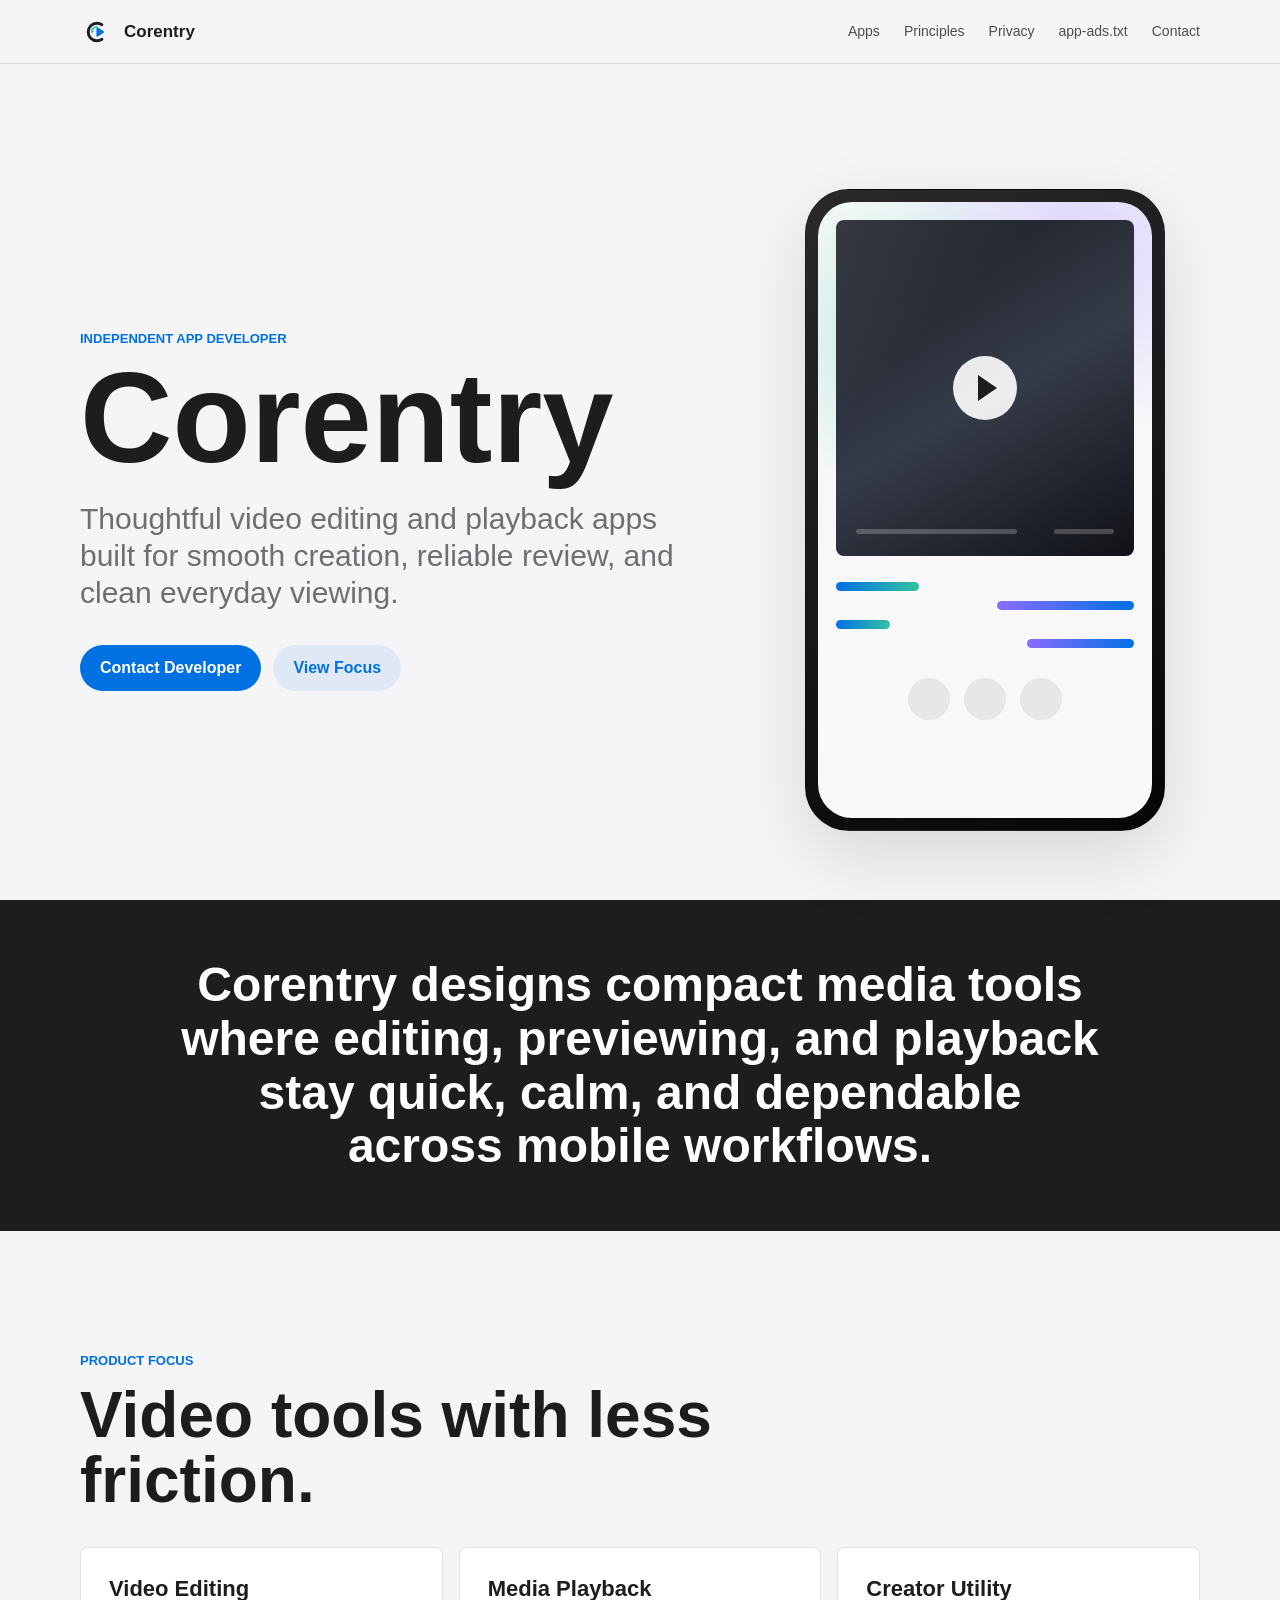
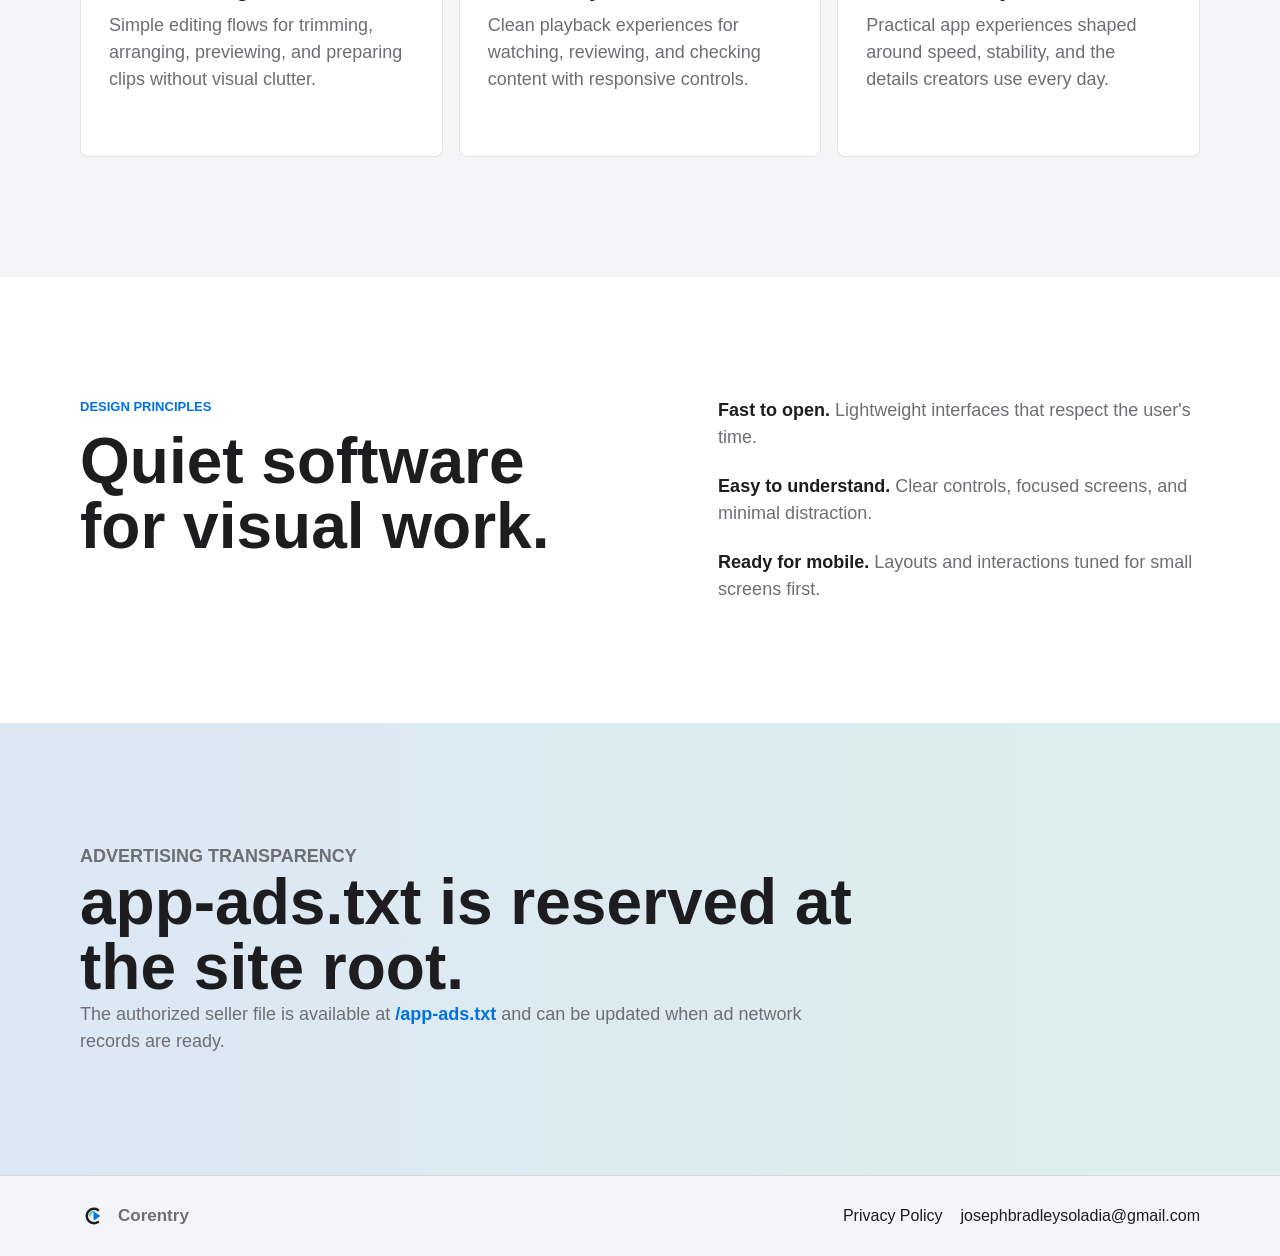
<file: index.html>
<!doctype html>
<html lang="en">
  <head>
    <meta charset="utf-8">
    <meta name="viewport" content="width=device-width, initial-scale=1">
    <meta name="description" content="Corentry builds focused video editing and playback apps for creators, reviewers, and everyday storytellers.">
    <meta name="theme-color" content="#f5f5f7">
    <title>Corentry | Developer of Video Editing and Playback Apps</title>
    <link rel="icon" href="assets/corentry-logo.svg" type="image/svg+xml">
    <link rel="stylesheet" href="styles.css">
  </head>
  <body>
    <header class="site-header" aria-label="Primary navigation">
      <a class="brand" href="index.html" aria-label="Corentry home">
        <img src="assets/corentry-logo.svg" alt="" width="34" height="34">
        <span>Corentry</span>
      </a>
      <nav class="nav-links" aria-label="Site">
        <a href="#apps">Apps</a>
        <a href="#principles">Principles</a>
        <a href="privacy.html">Privacy</a>
        <a href="app-ads.txt">app-ads.txt</a>
        <a href="mailto:josephbradleysoladia@gmail.com">Contact</a>
      </nav>
    </header>

    <main>
      <section class="hero" aria-labelledby="hero-title">
        <div class="hero-copy">
          <p class="eyebrow">Independent app developer</p>
          <h1 id="hero-title">Corentry</h1>
          <p class="hero-text">
            Thoughtful video editing and playback apps built for smooth creation,
            reliable review, and clean everyday viewing.
          </p>
          <div class="hero-actions" aria-label="Primary actions">
            <a class="button button-primary" href="mailto:josephbradleysoladia@gmail.com">Contact Developer</a>
            <a class="button button-secondary" href="#apps">View Focus</a>
          </div>
        </div>
        <div class="product-visual" aria-label="Video app interface preview">
          <div class="device">
            <div class="screen">
              <div class="video-frame">
                <span class="play-mark" aria-hidden="true"></span>
              </div>
              <div class="timeline" aria-hidden="true">
                <span style="--w: 28%"></span>
                <span style="--w: 46%"></span>
                <span style="--w: 18%"></span>
                <span style="--w: 36%"></span>
              </div>
              <div class="control-row" aria-hidden="true">
                <span></span>
                <span></span>
                <span></span>
              </div>
            </div>
          </div>
        </div>
      </section>

      <section class="intro-band" aria-label="Developer summary">
        <p>
          Corentry designs compact media tools where editing, previewing, and
          playback stay quick, calm, and dependable across mobile workflows.
        </p>
      </section>

      <section class="section" id="apps" aria-labelledby="apps-title">
        <div class="section-heading">
          <p class="eyebrow">Product focus</p>
          <h2 id="apps-title">Video tools with less friction.</h2>
        </div>
        <div class="feature-grid">
          <article class="feature-card">
            <h3>Video Editing</h3>
            <p>Simple editing flows for trimming, arranging, previewing, and preparing clips without visual clutter.</p>
          </article>
          <article class="feature-card">
            <h3>Media Playback</h3>
            <p>Clean playback experiences for watching, reviewing, and checking content with responsive controls.</p>
          </article>
          <article class="feature-card">
            <h3>Creator Utility</h3>
            <p>Practical app experiences shaped around speed, stability, and the details creators use every day.</p>
          </article>
        </div>
      </section>

      <section class="section split-section" id="principles" aria-labelledby="principles-title">
        <div>
          <p class="eyebrow">Design principles</p>
          <h2 id="principles-title">Quiet software for visual work.</h2>
        </div>
        <div class="principle-list">
          <p><strong>Fast to open.</strong> Lightweight interfaces that respect the user's time.</p>
          <p><strong>Easy to understand.</strong> Clear controls, focused screens, and minimal distraction.</p>
          <p><strong>Ready for mobile.</strong> Layouts and interactions tuned for small screens first.</p>
        </div>
      </section>

      <section class="section ads-section" aria-labelledby="ads-title">
        <div>
          <p class="eyebrow">Advertising transparency</p>
          <h2 id="ads-title">app-ads.txt is reserved at the site root.</h2>
          <p>
            The authorized seller file is available at
            <a href="app-ads.txt">/app-ads.txt</a> and can be updated when ad
            network records are ready.
          </p>
        </div>
      </section>
    </main>

    <footer class="site-footer">
      <div class="footer-brand">
        <img src="assets/corentry-logo.svg" alt="" width="28" height="28">
        <span>Corentry</span>
      </div>
      <div class="footer-links">
        <a href="privacy.html">Privacy Policy</a>
        <a href="mailto:josephbradleysoladia@gmail.com">josephbradleysoladia@gmail.com</a>
      </div>
    </footer>
  </body>
</html>
</file>
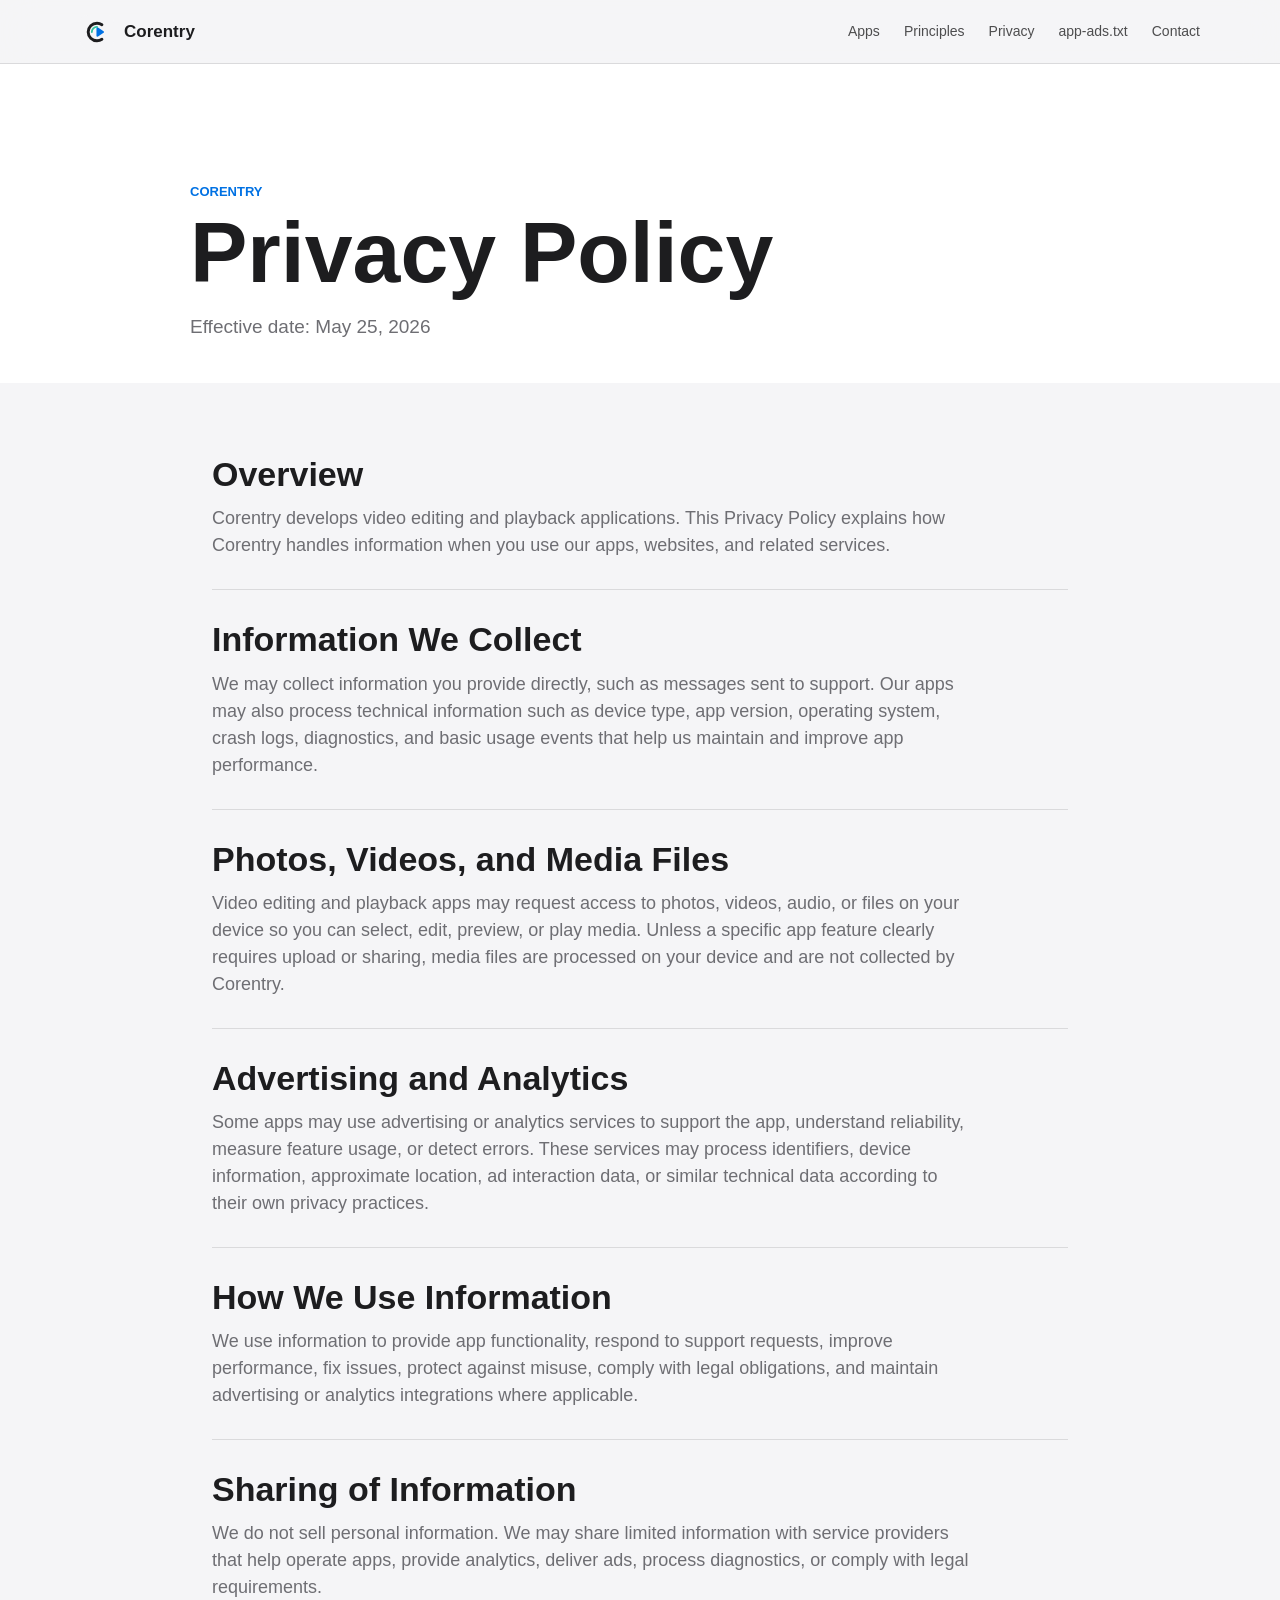
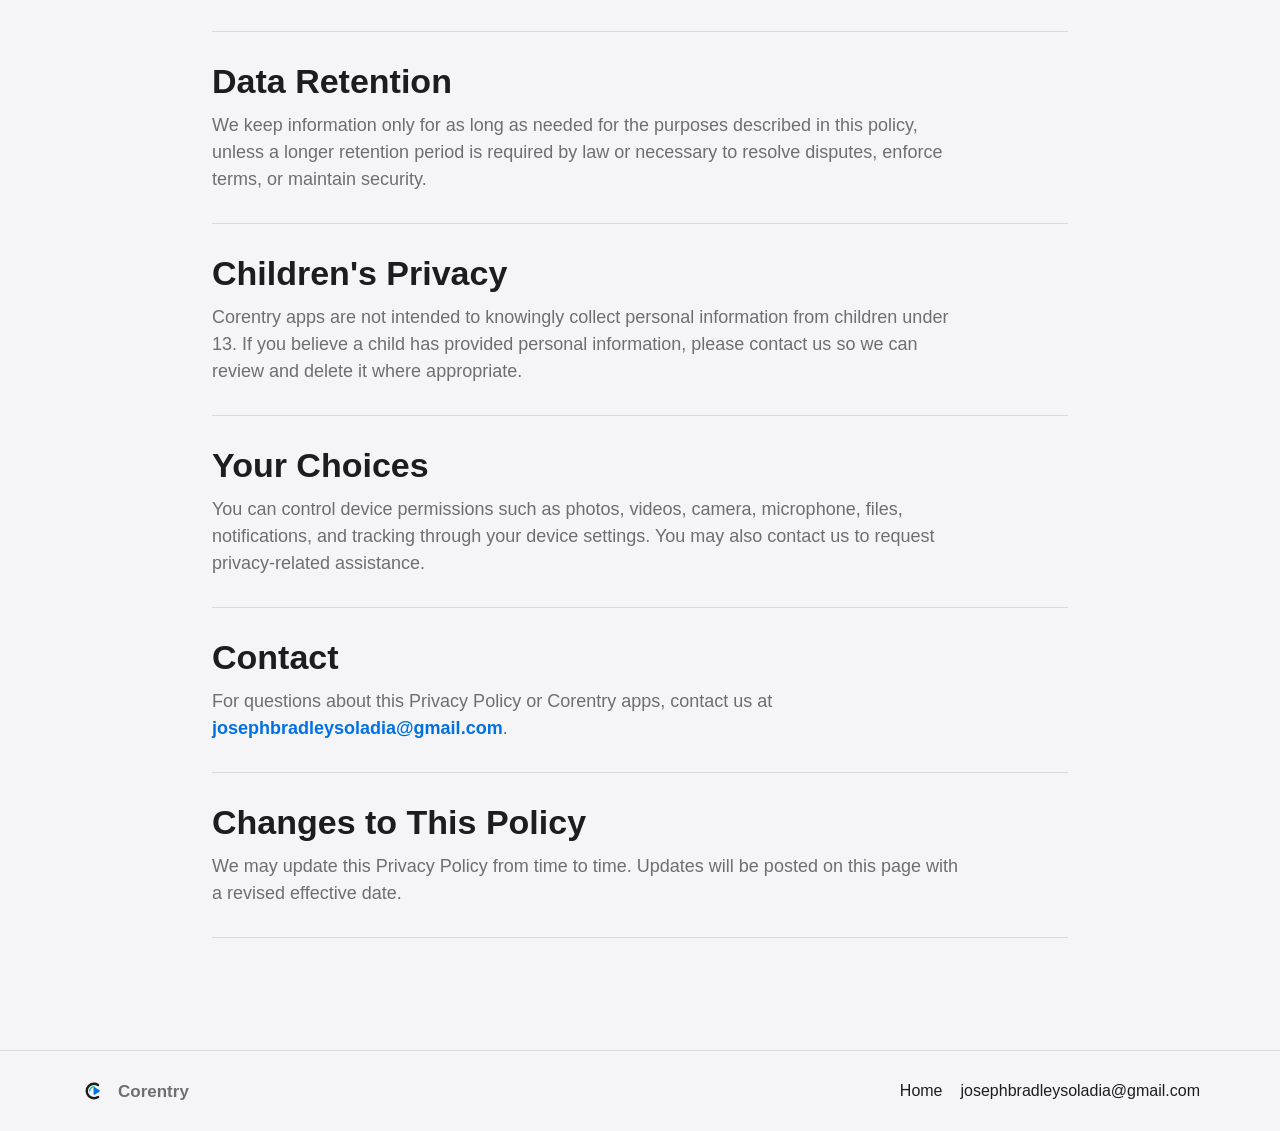
<file: privacy.html>
<!doctype html>
<html lang="en">
  <head>
    <meta charset="utf-8">
    <meta name="viewport" content="width=device-width, initial-scale=1">
    <meta name="description" content="Privacy Policy for Corentry video editing and playback apps.">
    <meta name="theme-color" content="#f5f5f7">
    <title>Privacy Policy | Corentry</title>
    <link rel="icon" href="assets/corentry-logo.svg" type="image/svg+xml">
    <link rel="stylesheet" href="styles.css">
  </head>
  <body>
    <header class="site-header" aria-label="Primary navigation">
      <a class="brand" href="index.html" aria-label="Corentry home">
        <img src="assets/corentry-logo.svg" alt="" width="34" height="34">
        <span>Corentry</span>
      </a>
      <nav class="nav-links" aria-label="Site">
        <a href="index.html#apps">Apps</a>
        <a href="index.html#principles">Principles</a>
        <a href="privacy.html" aria-current="page">Privacy</a>
        <a href="app-ads.txt">app-ads.txt</a>
        <a href="mailto:josephbradleysoladia@gmail.com">Contact</a>
      </nav>
    </header>

    <main>
      <section class="legal-hero" aria-labelledby="privacy-title">
        <p class="eyebrow">Corentry</p>
        <h1 id="privacy-title">Privacy Policy</h1>
        <p>Effective date: May 25, 2026</p>
      </section>

      <article class="legal-content">
        <section>
          <h2>Overview</h2>
          <p>
            Corentry develops video editing and playback applications. This
            Privacy Policy explains how Corentry handles information when you
            use our apps, websites, and related services.
          </p>
        </section>

        <section>
          <h2>Information We Collect</h2>
          <p>
            We may collect information you provide directly, such as messages
            sent to support. Our apps may also process technical information
            such as device type, app version, operating system, crash logs,
            diagnostics, and basic usage events that help us maintain and
            improve app performance.
          </p>
        </section>

        <section>
          <h2>Photos, Videos, and Media Files</h2>
          <p>
            Video editing and playback apps may request access to photos,
            videos, audio, or files on your device so you can select, edit,
            preview, or play media. Unless a specific app feature clearly
            requires upload or sharing, media files are processed on your device
            and are not collected by Corentry.
          </p>
        </section>

        <section>
          <h2>Advertising and Analytics</h2>
          <p>
            Some apps may use advertising or analytics services to support the
            app, understand reliability, measure feature usage, or detect
            errors. These services may process identifiers, device information,
            approximate location, ad interaction data, or similar technical
            data according to their own privacy practices.
          </p>
        </section>

        <section>
          <h2>How We Use Information</h2>
          <p>
            We use information to provide app functionality, respond to support
            requests, improve performance, fix issues, protect against misuse,
            comply with legal obligations, and maintain advertising or analytics
            integrations where applicable.
          </p>
        </section>

        <section>
          <h2>Sharing of Information</h2>
          <p>
            We do not sell personal information. We may share limited
            information with service providers that help operate apps, provide
            analytics, deliver ads, process diagnostics, or comply with legal
            requirements.
          </p>
        </section>

        <section>
          <h2>Data Retention</h2>
          <p>
            We keep information only for as long as needed for the purposes
            described in this policy, unless a longer retention period is
            required by law or necessary to resolve disputes, enforce terms, or
            maintain security.
          </p>
        </section>

        <section>
          <h2>Children's Privacy</h2>
          <p>
            Corentry apps are not intended to knowingly collect personal
            information from children under 13. If you believe a child has
            provided personal information, please contact us so we can review
            and delete it where appropriate.
          </p>
        </section>

        <section>
          <h2>Your Choices</h2>
          <p>
            You can control device permissions such as photos, videos, camera,
            microphone, files, notifications, and tracking through your device
            settings. You may also contact us to request privacy-related
            assistance.
          </p>
        </section>

        <section>
          <h2>Contact</h2>
          <p>
            For questions about this Privacy Policy or Corentry apps, contact
            us at
            <a href="mailto:josephbradleysoladia@gmail.com">josephbradleysoladia@gmail.com</a>.
          </p>
        </section>

        <section>
          <h2>Changes to This Policy</h2>
          <p>
            We may update this Privacy Policy from time to time. Updates will
            be posted on this page with a revised effective date.
          </p>
        </section>
      </article>
    </main>

    <footer class="site-footer">
      <div class="footer-brand">
        <img src="assets/corentry-logo.svg" alt="" width="28" height="28">
        <span>Corentry</span>
      </div>
      <div class="footer-links">
        <a href="index.html">Home</a>
        <a href="mailto:josephbradleysoladia@gmail.com">josephbradleysoladia@gmail.com</a>
      </div>
    </footer>
  </body>
</html>
</file>
<file: styles.css>
:root {
  color-scheme: light;
  --bg: #f5f5f7;
  --surface: #ffffff;
  --text: #1d1d1f;
  --muted: #6e6e73;
  --line: rgba(29, 29, 31, 0.12);
  --accent: #0071e3;
  --accent-dark: #005bb8;
  --mint: #33c2a0;
  --violet: #8b6cff;
  --shadow: 0 24px 70px rgba(0, 0, 0, 0.12);
  --radius: 8px;
}

* {
  box-sizing: border-box;
}

html {
  scroll-behavior: smooth;
}

body {
  margin: 0;
  color: var(--text);
  background: var(--bg);
  font-family: -apple-system, BlinkMacSystemFont, "SF Pro Display", "SF Pro Text", "Segoe UI", sans-serif;
  line-height: 1.5;
}

a {
  color: inherit;
  text-decoration: none;
}

img {
  display: block;
  max-width: 100%;
}

.site-header {
  position: sticky;
  top: 0;
  z-index: 20;
  display: flex;
  align-items: center;
  justify-content: space-between;
  gap: 24px;
  min-height: 64px;
  padding: 14px max(22px, calc((100vw - 1120px) / 2));
  background: rgba(245, 245, 247, 0.78);
  border-bottom: 1px solid var(--line);
  backdrop-filter: saturate(180%) blur(18px);
}

.brand,
.footer-brand {
  display: inline-flex;
  align-items: center;
  gap: 10px;
  font-size: 17px;
  font-weight: 650;
  letter-spacing: 0;
  white-space: nowrap;
}

.nav-links {
  display: flex;
  align-items: center;
  gap: 24px;
  color: rgba(29, 29, 31, 0.78);
  font-size: 14px;
}

.nav-links a {
  transition: color 160ms ease;
}

.nav-links a:hover {
  color: var(--text);
}

.hero {
  display: grid;
  grid-template-columns: minmax(0, 1fr) minmax(300px, 430px);
  align-items: center;
  gap: clamp(40px, 7vw, 92px);
  min-height: calc(100vh - 64px);
  padding: clamp(56px, 9vw, 104px) max(22px, calc((100vw - 1120px) / 2)) 48px;
}

.hero-copy {
  max-width: 680px;
}

.eyebrow {
  margin: 0 0 12px;
  color: var(--accent);
  font-size: 13px;
  font-weight: 700;
  letter-spacing: 0;
  text-transform: uppercase;
}

h1,
h2,
h3,
p {
  overflow-wrap: anywhere;
}

h1 {
  margin: 0;
  font-size: clamp(60px, 10vw, 128px);
  line-height: 0.9;
  font-weight: 760;
  letter-spacing: 0;
}

h2 {
  margin: 0;
  font-size: clamp(34px, 5vw, 64px);
  line-height: 1.02;
  font-weight: 730;
  letter-spacing: 0;
}

h3 {
  margin: 0 0 10px;
  font-size: 22px;
  line-height: 1.16;
  letter-spacing: 0;
}

.hero-text {
  max-width: 620px;
  margin: 26px 0 0;
  color: var(--muted);
  font-size: clamp(20px, 2.4vw, 30px);
  line-height: 1.22;
}

.hero-actions {
  display: flex;
  flex-wrap: wrap;
  gap: 12px;
  margin-top: 34px;
}

.button {
  display: inline-flex;
  align-items: center;
  justify-content: center;
  min-height: 44px;
  padding: 11px 20px;
  border-radius: 999px;
  font-size: 16px;
  font-weight: 600;
  transition: background 160ms ease, color 160ms ease, transform 160ms ease;
}

.button:hover {
  transform: translateY(-1px);
}

.button-primary {
  color: #ffffff;
  background: var(--accent);
}

.button-primary:hover {
  background: var(--accent-dark);
}

.button-secondary {
  color: var(--accent);
  background: rgba(0, 113, 227, 0.09);
}

.product-visual {
  display: flex;
  justify-content: center;
}

.device {
  width: min(100%, 360px);
  aspect-ratio: 0.56;
  padding: 12px;
  border: 1px solid rgba(29, 29, 31, 0.12);
  border-radius: 44px;
  background: linear-gradient(150deg, #2a2a2d, #060608);
  box-shadow: var(--shadow);
}

.screen {
  height: 100%;
  overflow: hidden;
  padding: 18px;
  border-radius: 34px;
  background:
    radial-gradient(circle at 28% 22%, rgba(51, 194, 160, 0.28), transparent 31%),
    radial-gradient(circle at 78% 8%, rgba(139, 108, 255, 0.26), transparent 30%),
    #f8f8fa;
}

.video-frame {
  position: relative;
  height: 58%;
  border-radius: 8px;
  background:
    linear-gradient(135deg, rgba(255, 255, 255, 0.14), transparent 32%),
    linear-gradient(150deg, #15191f, #363b49 52%, #111217);
}

.video-frame::before,
.video-frame::after {
  position: absolute;
  content: "";
  background: rgba(255, 255, 255, 0.22);
}

.video-frame::before {
  width: 54%;
  height: 5px;
  left: 20px;
  bottom: 22px;
  border-radius: 999px;
}

.video-frame::after {
  width: 20%;
  height: 5px;
  right: 20px;
  bottom: 22px;
  border-radius: 999px;
}

.play-mark {
  position: absolute;
  inset: 50% auto auto 50%;
  width: 64px;
  height: 64px;
  border-radius: 50%;
  background: rgba(255, 255, 255, 0.9);
  transform: translate(-50%, -50%);
}

.play-mark::after {
  position: absolute;
  top: 19px;
  left: 25px;
  width: 0;
  height: 0;
  content: "";
  border-top: 13px solid transparent;
  border-bottom: 13px solid transparent;
  border-left: 19px solid #1d1d1f;
}

.timeline {
  display: grid;
  gap: 10px;
  margin-top: 26px;
}

.timeline span {
  width: var(--w);
  height: 9px;
  border-radius: 999px;
  background: linear-gradient(90deg, var(--accent), var(--mint));
}

.timeline span:nth-child(even) {
  justify-self: end;
  background: linear-gradient(90deg, var(--violet), var(--accent));
}

.control-row {
  display: flex;
  justify-content: center;
  gap: 14px;
  margin-top: 30px;
}

.control-row span {
  width: 42px;
  height: 42px;
  border-radius: 50%;
  background: rgba(29, 29, 31, 0.08);
}

.intro-band {
  padding: 58px max(22px, calc((100vw - 930px) / 2));
  color: #ffffff;
  background: #1d1d1f;
  text-align: center;
}

.intro-band p {
  margin: 0;
  font-size: clamp(25px, 4vw, 48px);
  font-weight: 700;
  line-height: 1.12;
  letter-spacing: 0;
}

.section {
  padding: clamp(70px, 10vw, 120px) max(22px, calc((100vw - 1120px) / 2));
}

.section-heading {
  max-width: 780px;
  margin-bottom: 34px;
}

.feature-grid {
  display: grid;
  grid-template-columns: repeat(3, minmax(0, 1fr));
  gap: 16px;
}

.feature-card {
  min-height: 210px;
  padding: 28px;
  border: 1px solid var(--line);
  border-radius: var(--radius);
  background: var(--surface);
}

.feature-card p,
.principle-list p,
.ads-section p {
  margin: 0;
  color: var(--muted);
  font-size: 18px;
}

.split-section {
  display: grid;
  grid-template-columns: minmax(0, 0.9fr) minmax(280px, 0.8fr);
  gap: clamp(32px, 8vw, 96px);
  align-items: start;
  background: #ffffff;
}

.principle-list {
  display: grid;
  gap: 22px;
}

.principle-list strong {
  color: var(--text);
}

.ads-section {
  background:
    linear-gradient(90deg, rgba(0, 113, 227, 0.1), rgba(51, 194, 160, 0.12)),
    #f5f5f7;
}

.ads-section div {
  max-width: 780px;
}

.ads-section a {
  color: var(--accent);
  font-weight: 650;
}

.site-footer {
  display: flex;
  align-items: center;
  justify-content: space-between;
  gap: 18px;
  padding: 26px max(22px, calc((100vw - 1120px) / 2));
  color: var(--muted);
  border-top: 1px solid var(--line);
}

.site-footer a {
  color: var(--text);
  overflow-wrap: anywhere;
}

.footer-links {
  display: flex;
  flex-wrap: wrap;
  justify-content: flex-end;
  gap: 18px;
}

.legal-hero {
  padding: clamp(64px, 10vw, 118px) max(22px, calc((100vw - 900px) / 2)) 42px;
  background: #ffffff;
}

.legal-hero h1 {
  font-size: clamp(44px, 7vw, 86px);
}

.legal-hero p:last-child {
  margin: 22px 0 0;
  color: var(--muted);
  font-size: 19px;
}

.legal-content {
  max-width: 900px;
  margin: 0 auto;
  padding: 42px 22px clamp(72px, 9vw, 112px);
}

.legal-content section {
  padding: 30px 0;
  border-bottom: 1px solid var(--line);
}

.legal-content h2 {
  margin-bottom: 12px;
  font-size: clamp(25px, 3vw, 34px);
  line-height: 1.12;
}

.legal-content p {
  max-width: 760px;
  margin: 0;
  color: var(--muted);
  font-size: 18px;
}

.legal-content a {
  color: var(--accent);
  font-weight: 650;
}

@media (max-width: 820px) {
  .site-header {
    position: static;
    align-items: flex-start;
    flex-direction: column;
    gap: 12px;
  }

  .nav-links {
    width: 100%;
    gap: 14px;
    overflow-x: auto;
    padding-bottom: 2px;
  }

  .hero {
    grid-template-columns: 1fr;
    min-height: auto;
    padding-top: 46px;
  }

  .product-visual {
    justify-content: flex-start;
  }

  .device {
    width: min(100%, 330px);
  }

  .feature-grid,
  .split-section {
    grid-template-columns: 1fr;
  }

  .feature-card {
    min-height: auto;
  }

  .site-footer {
    align-items: flex-start;
    flex-direction: column;
  }

  .footer-links {
    justify-content: flex-start;
  }
}

@media (max-width: 480px) {
  .nav-links {
    font-size: 13px;
  }

  h1 {
    font-size: 56px;
  }

  .hero-actions {
    flex-direction: column;
  }

  .button {
    width: 100%;
  }

  .device {
    border-radius: 34px;
  }

  .screen {
    border-radius: 26px;
  }
}
</file>
